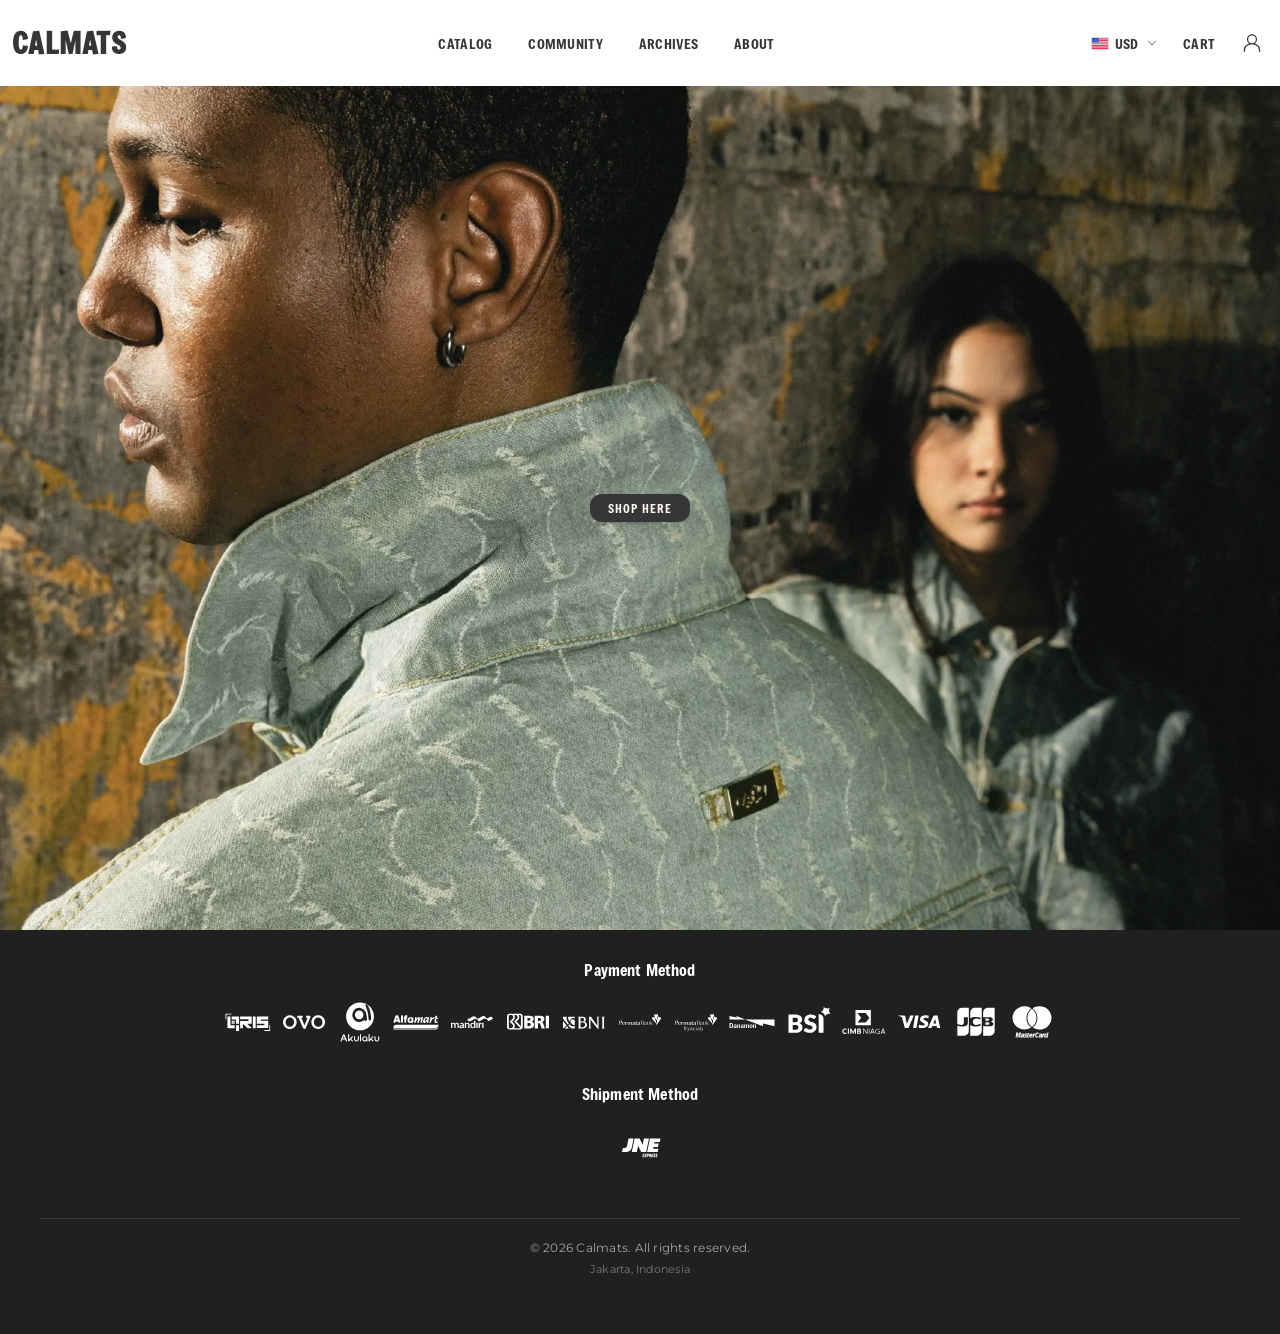
<file: index.html>
<!DOCTYPE html>
<html lang="id">
<head>
  <meta charset="utf-8">
  <meta name="viewport" content="width=device-width, initial-scale=1">
  <title>CALMATS</title>
  <meta name="description" content="Calmats — denim dan workwear kontemporer. Dibuat untuk dipakai setiap hari.">
  <meta name="theme-color" content="#ffffff">
  <link rel="icon" href="assets/favicon.svg" type="image/svg+xml">
  <link rel="preload" href="assets/fonts/freeman-latin-400.woff2" as="font" type="font/woff2" crossorigin>
  <link rel="preload" href="assets/fonts/montserrat-latin-wght.woff2" as="font" type="font/woff2" crossorigin>
  <link rel="stylesheet" href="css/style.css">
</head>
<body>
  <a class="skip-link" href="#main">Lewati ke konten</a>

  <div class="app">
    <header class="site-header" data-header>
      <div class="header-inner">
        <button class="icon-btn menu-toggle" type="button" aria-label="Buka menu" aria-controls="mobileNav" aria-expanded="false" data-open-nav>
          <svg viewBox="0 0 24 24" width="24" height="24" aria-hidden="true" fill="none" stroke="currentColor" stroke-width="1.8" stroke-linecap="round">
            <path d="M3.5 6.5h17M3.5 12h17M3.5 17.5h17"/>
          </svg>
        </button>

        <a class="logo" href="./" aria-label="Calmats — beranda">CALMATS</a>

        <nav class="main-nav" aria-label="Navigasi utama">
          <a class="nav-link" href="products.html">Catalog</a>
          <a class="nav-link" href="community.html">Community</a>
          <a class="nav-link" href="#archives" data-demo-link="Archives">Archives</a>
          <a class="nav-link" href="#about" data-demo-link="About">About</a>
        </nav>

        <div class="header-actions">
          <div class="currency" data-currency>
            <button class="currency-toggle" type="button" aria-haspopup="listbox" aria-expanded="false" data-currency-toggle>
              <img src="assets/flags/us.svg" alt="" width="18" height="13" data-currency-flag>
              <span data-currency-code>USD</span>
              <svg viewBox="0 0 24 24" width="14" height="14" aria-hidden="true" fill="none" stroke="currentColor" stroke-width="1.8" stroke-linecap="round" stroke-linejoin="round">
                <path d="m6 9 6 6 6-6"/>
              </svg>
            </button>
            <ul class="currency-menu" role="listbox" aria-label="Mata uang" hidden data-currency-menu>
              <li>
                <button type="button" role="option" aria-selected="true" data-currency-option data-code="USD" data-flag="assets/flags/us.svg" data-country="United States">
                  <img src="assets/flags/us.svg" alt="" width="18" height="13">
                  <span class="currency-menu__text"><strong>USD</strong><small>United States · $</small></span>
                </button>
              </li>
              <li>
                <button type="button" role="option" aria-selected="false" data-currency-option data-code="IDR" data-flag="assets/flags/id.svg" data-country="Indonesia">
                  <img src="assets/flags/id.svg" alt="" width="18" height="13">
                  <span class="currency-menu__text"><strong>IDR</strong><small>Indonesia · Rp</small></span>
                </button>
              </li>
            </ul>
          </div>

          <button class="cart-btn" type="button" aria-controls="cartDrawer" aria-expanded="false" data-open-cart>
            <svg class="cart-btn__icon" viewBox="0 0 24 24" width="20" height="20" aria-hidden="true" fill="none" stroke="currentColor" stroke-width="1.6" stroke-linecap="round" stroke-linejoin="round">
              <path d="M5.5 8h13l-1 12.5h-11L5.5 8Z"/>
              <path d="M9 8V6.2A3 3 0 0 1 12 3.2a3 3 0 0 1 3 3V8"/>
            </svg>
            <span class="cart-btn__label">Cart</span>
            <span class="cart-count" data-cart-count hidden>0</span>
          </button>

          <a class="icon-btn" href="#account" aria-label="Akun" data-demo-link="Account">
            <svg viewBox="0 0 24 24" width="22" height="22" aria-hidden="true" fill="currentColor">
              <path fill-rule="evenodd" clip-rule="evenodd" d="M8.966 12.638C4.768 13.934 3 16.561 3 21.182c0 .182.072.356.2.485a.7.7 0 0 0 .97 0c.128-.129.2-.303.2-.485 0-4.92 2.709-7.628 7.63-7.628s7.629 2.708 7.629 7.628c0 .182.072.356.2.485a.7.7 0 0 0 .971 0c.129-.129.2-.303.2-.485 0-4.621-1.768-7.248-5.966-8.544a5.485 5.485 0 0 0 2.452-4.57c0-3.028-2.458-5.486-5.486-5.486s-5.486 2.458-5.486 5.486a5.485 5.485 0 0 0 2.452 4.57Zm3.034-8.684a4.114 4.114 0 1 1 0 8.228 4.114 4.114 0 0 1 0-8.228Z"/>
            </svg>
          </a>
        </div>
      </div>
    </header>

    <main id="main" class="site-main">
      <section class="hero" id="hero" aria-label="Kampanye terbaru">
        <picture>
          <img src="assets/hero-desktop.webp"
               alt="Dua model memakai jaket denim washed di depan dinding bercat"
               width="1746" height="1167" fetchpriority="high" decoding="async">
        </picture>
        <div class="hero__content">
          <a class="btn" href="#catalog" data-demo-link="Shop">Shop Here</a>
        </div>
      </section>
    </main>

    <footer class="site-footer" id="footer">
      <div class="footer-groups">
        <details class="footer-group" open>
          <summary class="footer-title">
            Payment Method
            <svg class="footer-chev" viewBox="0 0 24 24" width="24" height="24" aria-hidden="true" fill="currentColor">
              <path d="M17 9.17a1 1 0 0 0-1.41 0L12 12.71 8.46 9.17a1 1 0 0 0-1.41 0 1 1 0 0 0 0 1.42l4.24 4.24a1 1 0 0 0 1.42 0L17 10.59a1 1 0 0 0 0-1.42Z"/>
            </svg>
          </summary>
          <div class="footer-body">
            <ul class="payments" aria-label="Metode pembayaran">
              <li><span class="pay-icon pay-qris" role="img" aria-label="QRIS"></span></li>
              <li><span class="pay-icon pay-ovo" role="img" aria-label="OVO"></span></li>
              <li><img class="pay-logo" src="assets/payments/akulaku.svg" alt="Akulaku" width="48" height="48" loading="lazy"></li>
              <li><span class="pay-icon pay-alfamart" role="img" aria-label="Alfamart"></span></li>
              <li><span class="pay-icon pay-mandiri" role="img" aria-label="Mandiri"></span></li>
              <li><span class="pay-icon pay-bri" role="img" aria-label="BRI"></span></li>
              <li><span class="pay-icon pay-bni" role="img" aria-label="BNI"></span></li>
              <li><span class="pay-icon pay-permata" role="img" aria-label="Permata"></span></li>
              <li><span class="pay-icon pay-permata-syariah" role="img" aria-label="Permata Syariah"></span></li>
              <li><span class="pay-icon pay-danamon" role="img" aria-label="Danamon"></span></li>
              <li><span class="pay-icon pay-bsi" role="img" aria-label="BSI"></span></li>
              <li><span class="pay-icon pay-cimb" role="img" aria-label="CIMB Niaga"></span></li>
              <li><span class="pay-icon pay-visa" role="img" aria-label="Visa"></span></li>
              <li><span class="pay-icon pay-jcb" role="img" aria-label="JCB"></span></li>
              <li><span class="pay-icon pay-master" role="img" aria-label="Mastercard"></span></li>
            </ul>
          </div>
        </details>

        <details class="footer-group" open>
          <summary class="footer-title">
            Shipment Method
            <svg class="footer-chev" viewBox="0 0 24 24" width="24" height="24" aria-hidden="true" fill="currentColor">
              <path d="M17 9.17a1 1 0 0 0-1.41 0L12 12.71 8.46 9.17a1 1 0 0 0-1.41 0 1 1 0 0 0 0 1.42l4.24 4.24a1 1 0 0 0 1.42 0L17 10.59a1 1 0 0 0 0-1.42Z"/>
            </svg>
          </summary>
          <div class="footer-body">
            <ul class="payments" aria-label="Metode pengiriman">
              <li><span class="pay-icon pay-jne" role="img" aria-label="JNE"></span></li>
            </ul>
          </div>
        </details>
      </div>

      <div class="footer-bottom">
        <p>&copy; <span data-year>2026</span> Calmats. All rights reserved.</p>
        <p class="footer-bottom__meta">Jakarta, Indonesia</p>
      </div>
    </footer>
  </div>

  <!-- Mobile navigation -->
  <div class="overlay" data-close-nav hidden></div>
  <aside class="mobile-nav" id="mobileNav" aria-label="Menu seluler" aria-hidden="true">
    <div class="mobile-nav__head">
      <span class="logo logo--small">CALMATS</span>
      <button class="icon-btn" type="button" aria-label="Tutup menu" data-close-nav>
        <svg viewBox="0 0 24 24" width="22" height="22" aria-hidden="true" fill="none" stroke="currentColor" stroke-width="1.8" stroke-linecap="round">
          <path d="M6 6l12 12M18 6 6 18"/>
        </svg>
      </button>
    </div>
    <nav class="mobile-nav__links" aria-label="Navigasi seluler">
      <a href="products.html">Catalog</a>
      <a href="community.html">Community</a>
      <a href="#archives" data-demo-link="Archives">Archives</a>
      <a href="#about" data-demo-link="About">About</a>
    </nav>
    <div class="mobile-nav__foot">
      <p class="mobile-nav__label">Mata uang</p>
      <div class="mobile-currency">
        <button type="button" class="currency-option" data-currency-option data-code="USD" data-flag="assets/flags/us.svg" data-country="United States" aria-pressed="true">
          <img src="assets/flags/us.svg" alt="" width="18" height="13"> USD
        </button>
        <button type="button" class="currency-option" data-currency-option data-code="IDR" data-flag="assets/flags/id.svg" data-country="Indonesia" aria-pressed="false">
          <img src="assets/flags/id.svg" alt="" width="18" height="13"> IDR
        </button>
      </div>
    </div>
  </aside>

  <!-- Cart drawer -->
  <div class="overlay" data-close-cart hidden></div>
  <aside class="cart-drawer" id="cartDrawer" aria-labelledby="cartTitle" aria-hidden="true">
    <div class="cart-drawer__head">
      <h2 id="cartTitle">Cart <span data-cart-count-label>(0)</span></h2>
      <button class="icon-btn" type="button" aria-label="Tutup keranjang" data-close-cart>
        <svg viewBox="0 0 24 24" width="22" height="22" aria-hidden="true" fill="none" stroke="currentColor" stroke-width="1.8" stroke-linecap="round">
          <path d="M6 6l12 12M18 6 6 18"/>
        </svg>
      </button>
    </div>
    <div class="cart-drawer__body">
      <svg class="cart-empty__icon" viewBox="0 0 24 24" width="44" height="44" aria-hidden="true" fill="none" stroke="currentColor" stroke-width="1.2" stroke-linecap="round" stroke-linejoin="round">
        <path d="M5.5 8h13l-1 12.5h-11L5.5 8Z"/>
        <path d="M9 8V6.2A3 3 0 0 1 12 3.2a3 3 0 0 1 3 3V8"/>
      </svg>
      <p class="cart-empty__title">Your cart is empty</p>
      <p class="cart-empty__text">Belum ada produk di keranjangmu.</p>
      <a class="btn" href="#hero" data-close-cart>Shop Here</a>
    </div>
  </aside>

  <div class="toast" role="status" aria-live="polite" data-toast></div>

  <script src="js/main.js" defer></script>
</body>
</html>
</file>
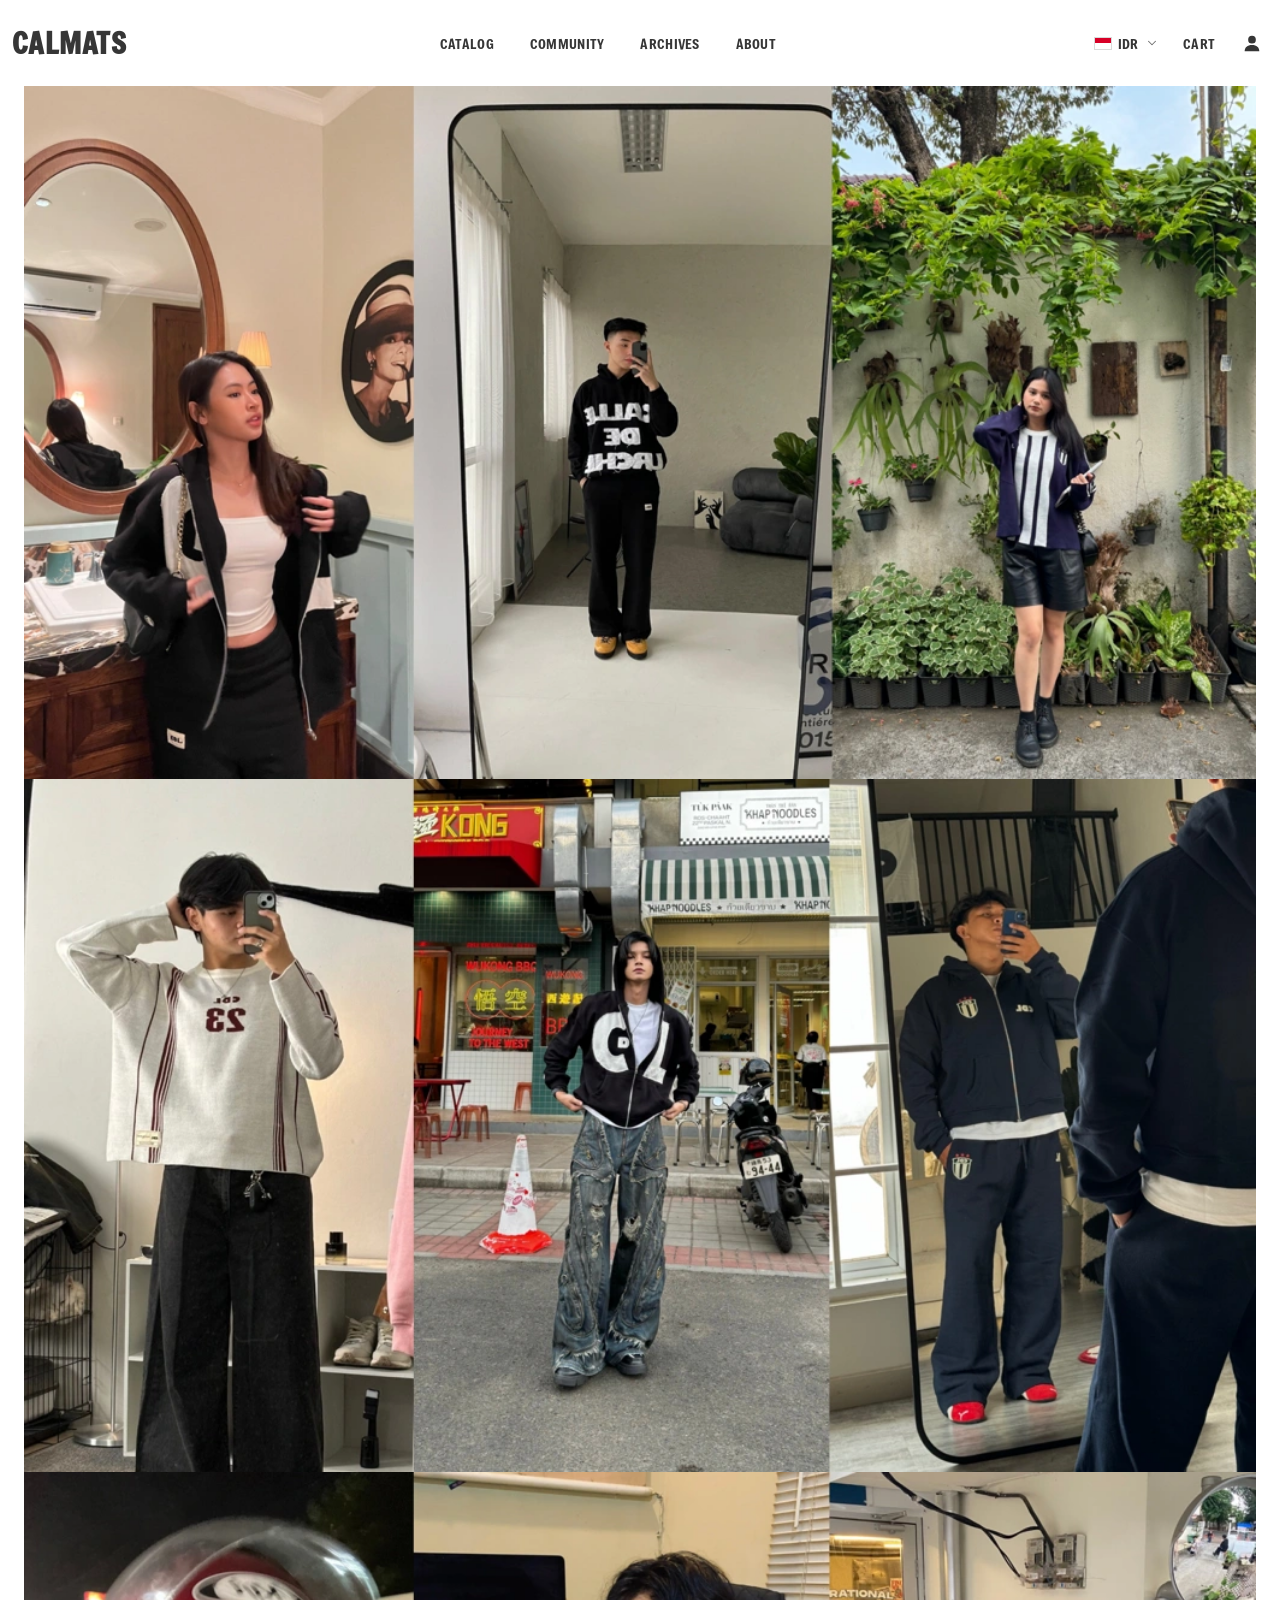
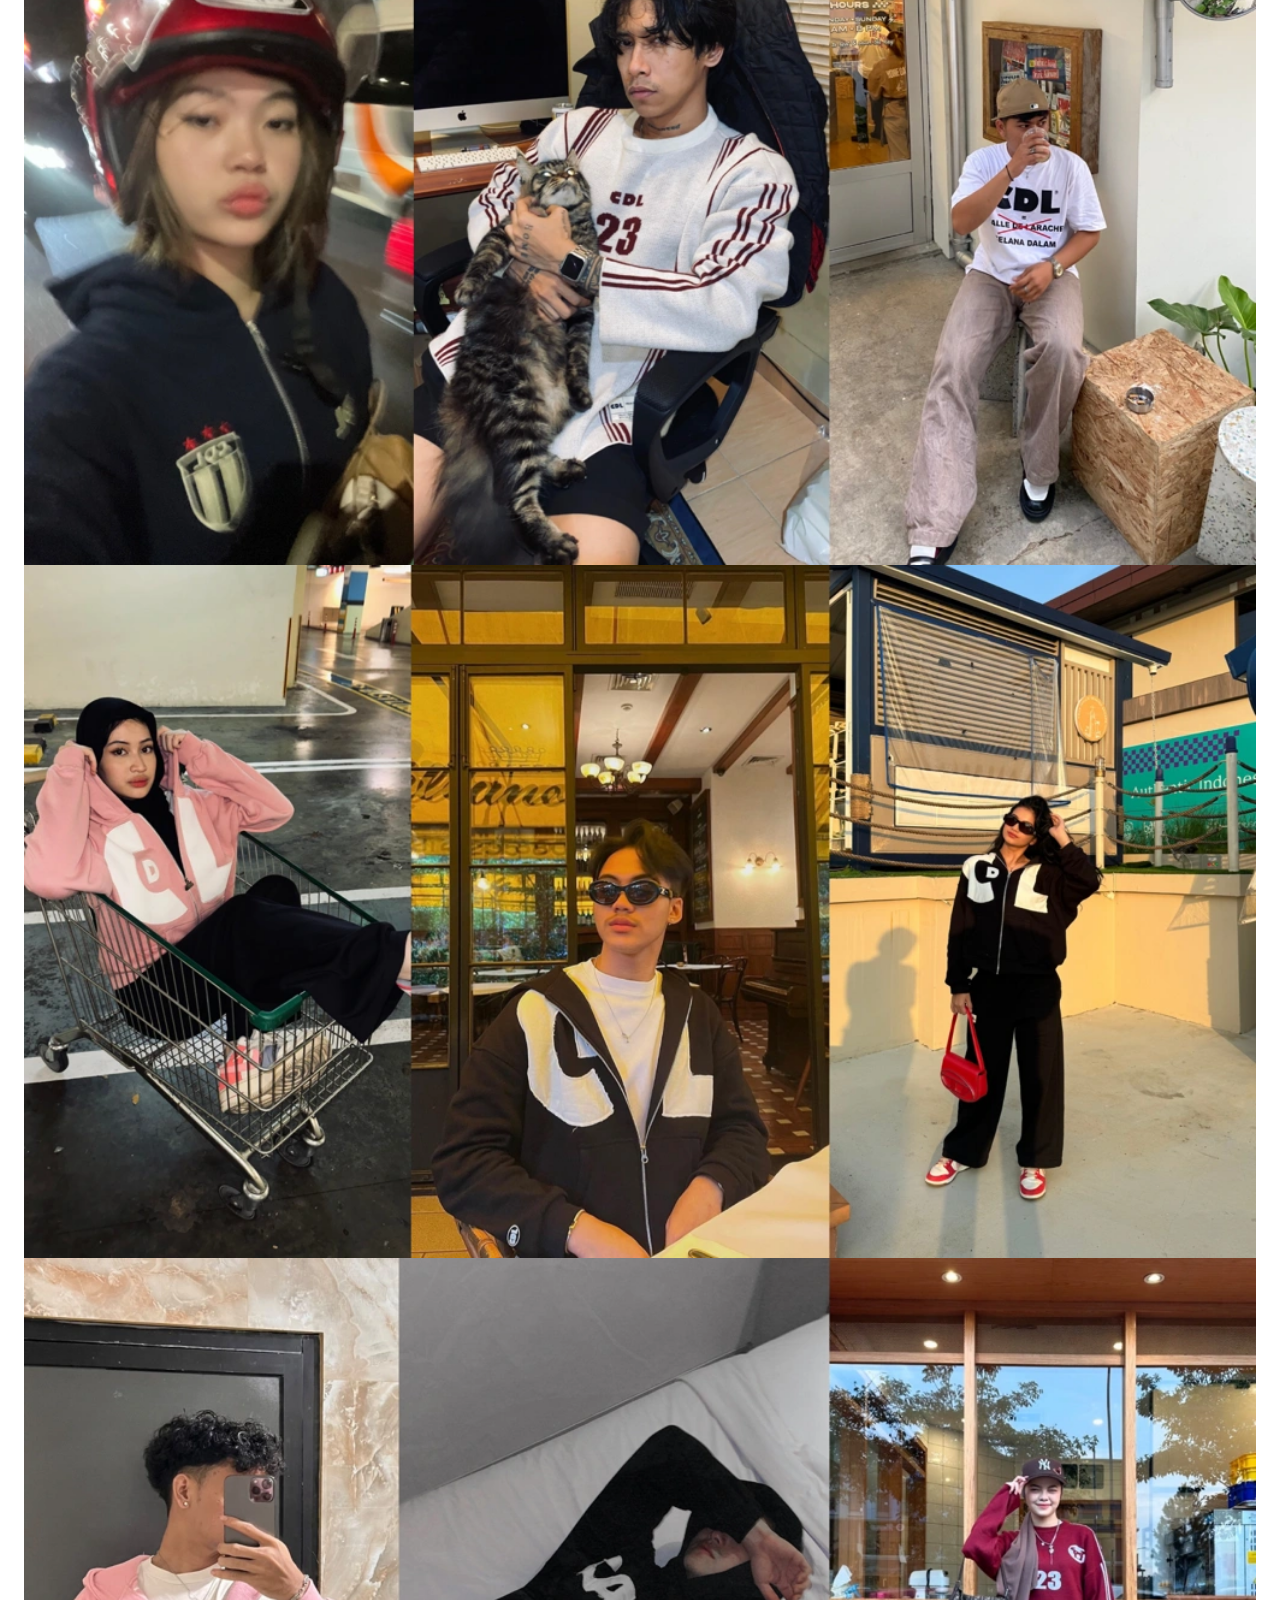
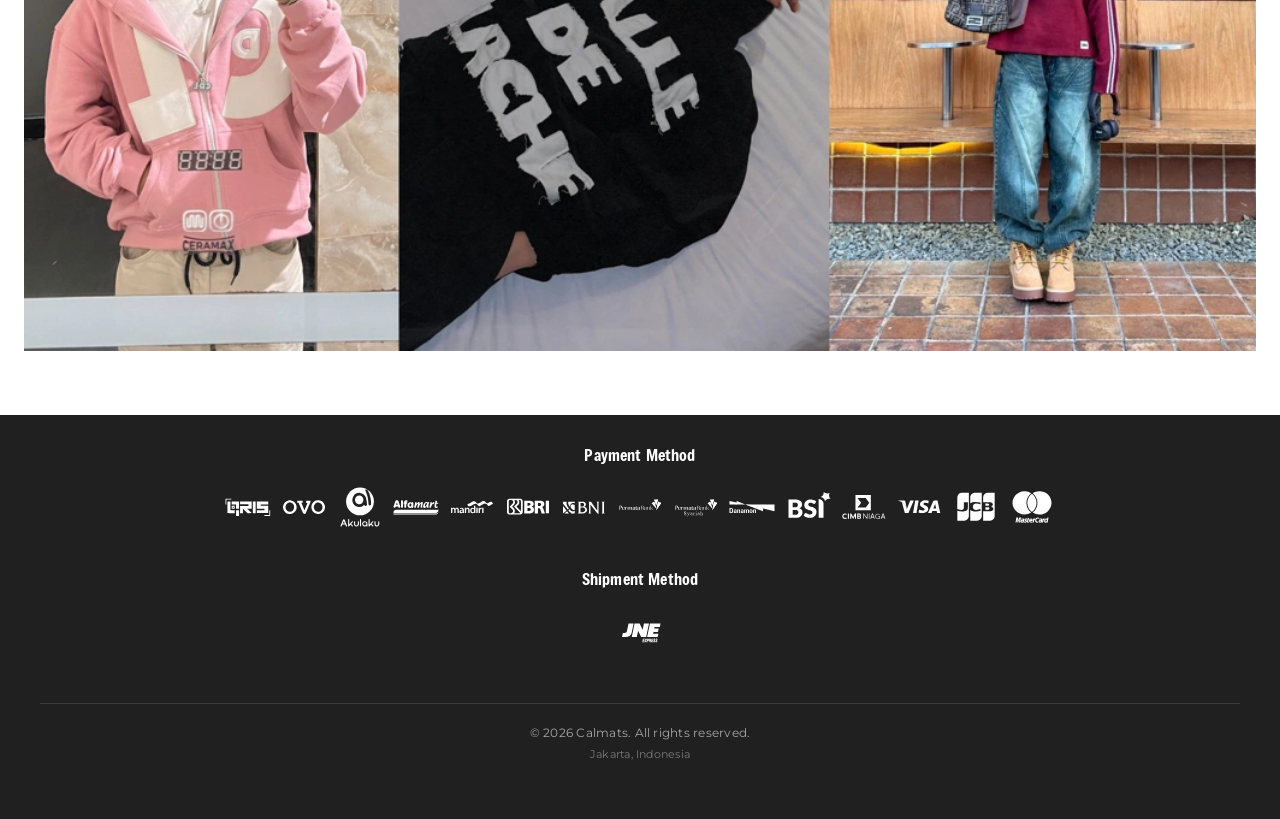
<file: community.html>
<!DOCTYPE html>
<html lang="id">
<head>
  <meta charset="utf-8">
  <meta name="viewport" content="width=device-width, initial-scale=1">
  <title>Community — CALMATS</title>
  <meta name="description" content="Lihat Calmats dipakai oleh komunitas kami.">
  <meta name="theme-color" content="#ffffff">
  <link rel="icon" href="assets/favicon.svg" type="image/svg+xml">
  <link rel="preload" href="assets/fonts/freeman-latin-400.woff2" as="font" type="font/woff2" crossorigin>
  <link rel="preload" href="assets/fonts/montserrat-latin-wght.woff2" as="font" type="font/woff2" crossorigin>
  <link rel="stylesheet" href="css/style.css">
  <link rel="stylesheet" href="css/community.css">
</head>
<body>
  <a class="skip-link" href="#main">Lewati ke konten</a>
  <div class="app">
    <header class="site-header">
      <div class="header-inner">
        <button class="icon-btn menu-toggle" type="button" aria-label="Buka menu" aria-controls="mobileNav" aria-expanded="false" data-open-nav>
          <svg viewBox="0 0 24 24" width="24" height="24" aria-hidden="true" fill="none" stroke="currentColor" stroke-width="1.8" stroke-linecap="round"><path d="M3.5 6.5h17M3.5 12h17M3.5 17.5h17"/></svg>
        </button>
        <a class="logo" href="./" aria-label="Calmats — beranda">CALMATS</a>
        <nav class="main-nav" aria-label="Navigasi utama">
          <a class="nav-link" href="products.html">Catalog</a>
          <a class="nav-link" href="community.html" aria-current="page">Community</a>
          <a class="nav-link" href="#archives" data-demo-link="Archives">Archives</a>
          <a class="nav-link" href="#about" data-demo-link="About">About</a>
        </nav>
        <div class="header-actions">
          <div class="currency" data-currency>
            <button class="currency-toggle" type="button" aria-haspopup="listbox" aria-expanded="false" data-currency-toggle>
              <img src="assets/flags/id.svg" alt="" width="18" height="13" data-currency-flag><span data-currency-code>IDR</span>
              <svg viewBox="0 0 24 24" width="14" height="14" aria-hidden="true" fill="none" stroke="currentColor" stroke-width="1.8" stroke-linecap="round" stroke-linejoin="round"><path d="m6 9 6 6 6-6"/></svg>
            </button>
            <ul class="currency-menu" role="listbox" aria-label="Mata uang" hidden data-currency-menu>
              <li><button type="button" role="option" aria-selected="false" data-currency-option data-code="USD" data-flag="assets/flags/us.svg" data-country="United States"><img src="assets/flags/us.svg" alt="" width="18" height="13"><span class="currency-menu__text"><strong>USD</strong><small>United States · $</small></span></button></li>
              <li><button type="button" role="option" aria-selected="true" data-currency-option data-code="IDR" data-flag="assets/flags/id.svg" data-country="Indonesia"><img src="assets/flags/id.svg" alt="" width="18" height="13"><span class="currency-menu__text"><strong>IDR</strong><small>Indonesia · Rp</small></span></button></li>
            </ul>
          </div>
          <button class="cart-btn" type="button" aria-controls="cartDrawer" aria-expanded="false" data-open-cart><svg class="cart-btn__icon" viewBox="0 0 24 24" width="20" height="20" aria-hidden="true" fill="none" stroke="currentColor" stroke-width="1.6" stroke-linecap="round" stroke-linejoin="round"><path d="M5.5 8h13l-1 12.5h-11L5.5 8Z"/><path d="M9 8V6.2A3 3 0 0 1 12 3.2a3 3 0 0 1 3 3V8"/></svg><span class="cart-btn__label">Cart</span></button>
          <a class="icon-btn" href="#account" aria-label="Akun" data-demo-link="Account"><svg viewBox="0 0 24 24" width="22" height="22" aria-hidden="true" fill="currentColor"><path d="M12 12.6a4.2 4.2 0 1 0 0-8.4 4.2 4.2 0 0 0 0 8.4Zm0 1.5c-5 0-8 2.6-8 7h16c0-4.4-3-7-8-7Z"/></svg></a>
        </div>
      </div>
    </header>

    <main id="main" class="community-page" aria-label="Community gallery">
      <div class="community-gallery">
        <img src="assets/community/community-01.webp" alt="Anggota komunitas mengenakan Calmats di rumah dan di luar ruangan" width="1024" height="576" fetchpriority="high">
        <img src="assets/community/community-02.webp" alt="Momen komunitas Calmats dalam berbagai gaya sehari-hari" width="1024" height="576" loading="lazy">
        <img src="assets/community/community-03.webp" alt="Anggota komunitas memakai koleksi Calmats" width="1024" height="576" loading="lazy">
        <img src="assets/community/community-04.webp" alt="Gaya pelanggan Calmats di keseharian mereka" width="1024" height="576" loading="lazy">
        <img src="assets/community/community-05.webp" alt="Dokumentasi komunitas dan pelanggan Calmats" width="1024" height="576" loading="lazy">
      </div>
    </main>

    <footer class="site-footer" id="footer">
      <div class="footer-groups">
        <details class="footer-group" open>
          <summary class="footer-title">Payment Method<svg class="footer-chev" viewBox="0 0 24 24" width="24" height="24" aria-hidden="true" fill="currentColor"><path d="M17 9.17a1 1 0 0 0-1.41 0L12 12.71 8.46 9.17a1 1 0 0 0-1.41 0 1 1 0 0 0 0 1.42l4.24 4.24a1 1 0 0 0 1.42 0L17 10.59a1 1 0 0 0 0-1.42Z"/></svg></summary>
          <div class="footer-body"><ul class="payments" aria-label="Metode pembayaran"><li><span class="pay-icon pay-qris" role="img" aria-label="QRIS"></span></li><li><span class="pay-icon pay-ovo" role="img" aria-label="OVO"></span></li><li><img class="pay-logo" src="assets/payments/akulaku.svg" alt="Akulaku" width="48" height="48" loading="lazy"></li><li><span class="pay-icon pay-alfamart" role="img" aria-label="Alfamart"></span></li><li><span class="pay-icon pay-mandiri" role="img" aria-label="Mandiri"></span></li><li><span class="pay-icon pay-bri" role="img" aria-label="BRI"></span></li><li><span class="pay-icon pay-bni" role="img" aria-label="BNI"></span></li><li><span class="pay-icon pay-permata" role="img" aria-label="Permata"></span></li><li><span class="pay-icon pay-permata-syariah" role="img" aria-label="Permata Syariah"></span></li><li><span class="pay-icon pay-danamon" role="img" aria-label="Danamon"></span></li><li><span class="pay-icon pay-bsi" role="img" aria-label="BSI"></span></li><li><span class="pay-icon pay-cimb" role="img" aria-label="CIMB Niaga"></span></li><li><span class="pay-icon pay-visa" role="img" aria-label="Visa"></span></li><li><span class="pay-icon pay-jcb" role="img" aria-label="JCB"></span></li><li><span class="pay-icon pay-master" role="img" aria-label="Mastercard"></span></li></ul></div>
        </details>
        <details class="footer-group" open>
          <summary class="footer-title">Shipment Method<svg class="footer-chev" viewBox="0 0 24 24" width="24" height="24" aria-hidden="true" fill="currentColor"><path d="M17 9.17a1 1 0 0 0-1.41 0L12 12.71a1 1 0 0 0 1.42 0L17 10.59a1 1 0 0 0 0-1.42Z"/></svg></summary>
          <div class="footer-body"><ul class="payments" aria-label="Metode pengiriman"><li><span class="pay-icon pay-jne" role="img" aria-label="JNE"></span></li></ul></div>
        </details>
      </div>
      <div class="footer-bottom"><p>&copy; <span data-year>2026</span> Calmats. All rights reserved.</p><p class="footer-bottom__meta">Jakarta, Indonesia</p></div>
    </footer>
  </div>

  <div class="overlay" data-close-nav hidden></div>
  <aside class="mobile-nav" id="mobileNav" aria-label="Menu seluler" aria-hidden="true">
    <div class="mobile-nav__head"><span class="logo logo--small">CALMATS</span><button class="icon-btn" type="button" aria-label="Tutup menu" data-close-nav><svg viewBox="0 0 24 24" width="22" height="22" aria-hidden="true" fill="none" stroke="currentColor" stroke-width="1.8" stroke-linecap="round"><path d="M6 6l12 12M18 6 6 18"/></svg></button></div>
    <nav class="mobile-nav__links" aria-label="Navigasi seluler"><a href="products.html">Catalog</a><a href="community.html" aria-current="page">Community</a><a href="#archives" data-demo-link="Archives">Archives</a><a href="#about" data-demo-link="About">About</a></nav>
    <div class="mobile-nav__foot"><p class="mobile-nav__label">Mata uang</p><div class="mobile-currency"><button type="button" class="currency-option" data-currency-option data-code="USD" data-flag="assets/flags/us.svg" data-country="United States" aria-pressed="false"><img src="assets/flags/us.svg" alt="" width="18" height="13"> USD</button><button type="button" class="currency-option" data-currency-option data-code="IDR" data-flag="assets/flags/id.svg" data-country="Indonesia" aria-pressed="true"><img src="assets/flags/id.svg" alt="" width="18" height="13"> IDR</button></div></div>
  </aside>
  <div class="overlay" data-close-cart hidden></div>
  <aside class="cart-drawer" id="cartDrawer" aria-labelledby="cartTitle" aria-hidden="true"><div class="cart-drawer__head"><h2 id="cartTitle">Cart <span data-cart-count-label>(0)</span></h2><button class="icon-btn" type="button" aria-label="Tutup keranjang" data-close-cart><svg viewBox="0 0 24 24" width="22" height="22" aria-hidden="true" fill="none" stroke="currentColor" stroke-width="1.8" stroke-linecap="round"><path d="M6 6l12 12M18 6 6 18"/></svg></button></div><div class="cart-drawer__body"><p class="cart-empty__title">Your cart is empty</p><p class="cart-empty__text">Belum ada produk di keranjangmu.</p><a class="btn" href="#main" data-close-cart>Shop Here</a></div></aside>
  <div class="toast" role="status" aria-live="polite" data-toast></div>
  <script src="js/main.js" defer></script>
</body>
</html>
</file>
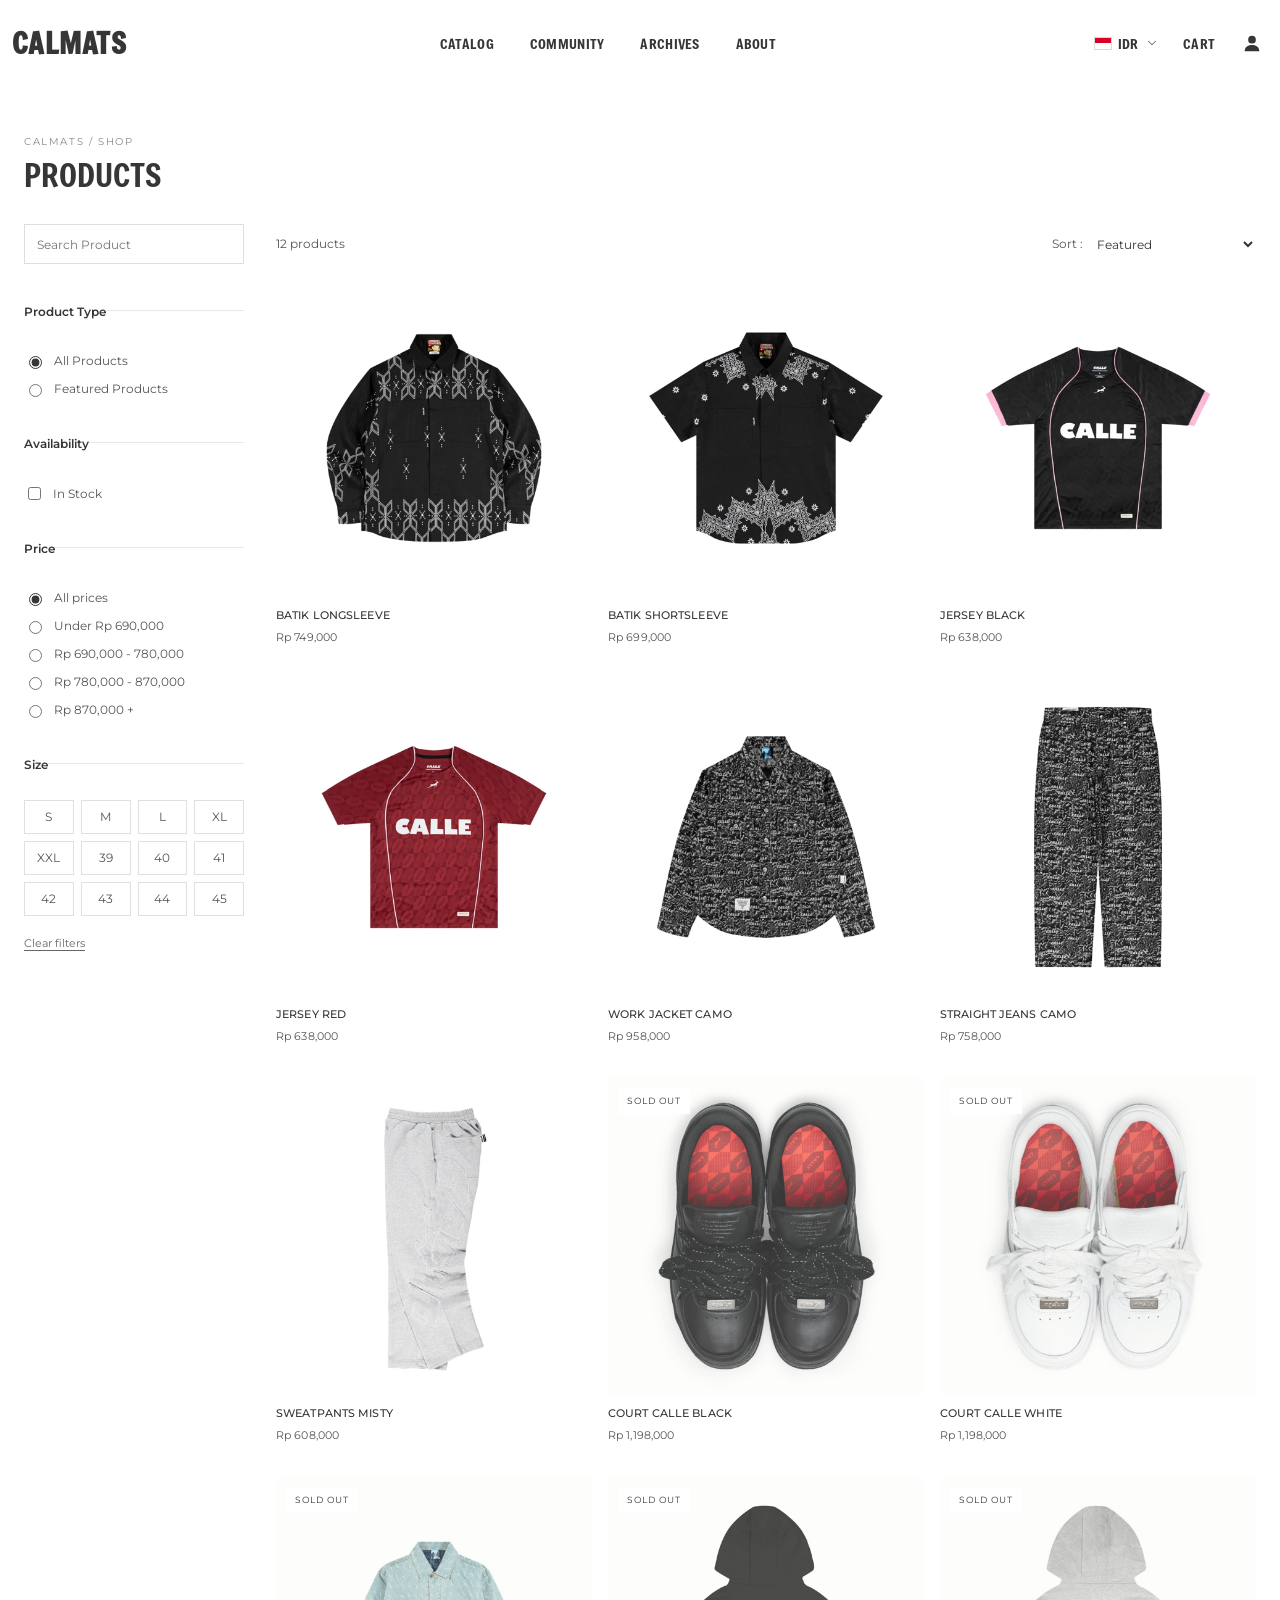
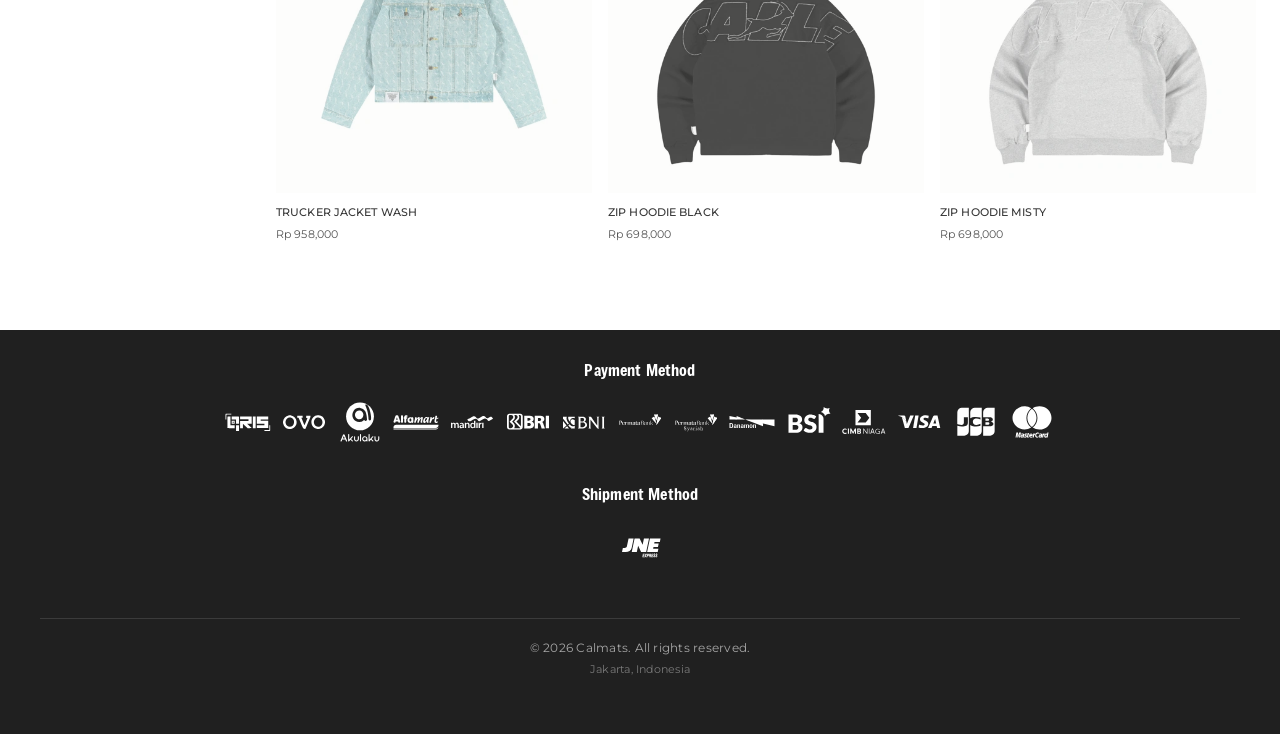
<file: products.html>
<!DOCTYPE html>
<html lang="id">
<head>
  <meta charset="utf-8">
  <meta name="viewport" content="width=device-width, initial-scale=1">
  <title>Products — CALMATS</title>
  <meta name="description" content="Jelajahi koleksi Calmats: denim dan workwear kontemporer.">
  <meta name="theme-color" content="#ffffff">
  <link rel="icon" href="assets/favicon.svg" type="image/svg+xml">
  <link rel="preload" href="assets/fonts/freeman-latin-400.woff2" as="font" type="font/woff2" crossorigin>
  <link rel="preload" href="assets/fonts/montserrat-latin-wght.woff2" as="font" type="font/woff2" crossorigin>
  <link rel="stylesheet" href="css/style.css">
  <link rel="stylesheet" href="css/products.css">
</head>
<body>
  <a class="skip-link" href="#main">Lewati ke konten</a>
  <div class="app">
    <header class="site-header">
      <div class="header-inner">
        <button class="icon-btn menu-toggle" type="button" aria-label="Buka menu" aria-controls="mobileNav" aria-expanded="false" data-open-nav>
          <svg viewBox="0 0 24 24" width="24" height="24" aria-hidden="true" fill="none" stroke="currentColor" stroke-width="1.8" stroke-linecap="round"><path d="M3.5 6.5h17M3.5 12h17M3.5 17.5h17"/></svg>
        </button>
        <a class="logo" href="./" aria-label="Calmats — beranda">CALMATS</a>
        <nav class="main-nav" aria-label="Navigasi utama">
          <a class="nav-link" href="products.html" aria-current="page">Catalog</a>
          <a class="nav-link" href="community.html">Community</a>
          <a class="nav-link" href="#archives" data-demo-link="Archives">Archives</a>
          <a class="nav-link" href="#about" data-demo-link="About">About</a>
        </nav>
        <div class="header-actions">
          <div class="currency" data-currency>
            <button class="currency-toggle" type="button" aria-haspopup="listbox" aria-expanded="false" data-currency-toggle>
              <img src="assets/flags/id.svg" alt="" width="18" height="13" data-currency-flag><span data-currency-code>IDR</span>
              <svg viewBox="0 0 24 24" width="14" height="14" aria-hidden="true" fill="none" stroke="currentColor" stroke-width="1.8" stroke-linecap="round" stroke-linejoin="round"><path d="m6 9 6 6 6-6"/></svg>
            </button>
            <ul class="currency-menu" role="listbox" aria-label="Mata uang" hidden data-currency-menu>
              <li><button type="button" role="option" aria-selected="false" data-currency-option data-code="USD" data-flag="assets/flags/us.svg" data-country="United States"><img src="assets/flags/us.svg" alt="" width="18" height="13"><span class="currency-menu__text"><strong>USD</strong><small>United States · $</small></span></button></li>
              <li><button type="button" role="option" aria-selected="true" data-currency-option data-code="IDR" data-flag="assets/flags/id.svg" data-country="Indonesia"><img src="assets/flags/id.svg" alt="" width="18" height="13"><span class="currency-menu__text"><strong>IDR</strong><small>Indonesia · Rp</small></span></button></li>
            </ul>
          </div>
          <button class="cart-btn" type="button" aria-controls="cartDrawer" aria-expanded="false" data-open-cart><svg class="cart-btn__icon" viewBox="0 0 24 24" width="20" height="20" aria-hidden="true" fill="none" stroke="currentColor" stroke-width="1.6" stroke-linecap="round" stroke-linejoin="round"><path d="M5.5 8h13l-1 12.5h-11L5.5 8Z"/><path d="M9 8V6.2A3 3 0 0 1 12 3.2a3 3 0 0 1 3 3V8"/></svg><span class="cart-btn__label">Cart</span></button>
          <a class="icon-btn" href="#account" aria-label="Akun" data-demo-link="Account"><svg viewBox="0 0 24 24" width="22" height="22" aria-hidden="true" fill="currentColor"><path d="M12 12.6a4.2 4.2 0 1 0 0-8.4 4.2 4.2 0 0 0 0 8.4Zm0 1.5c-5 0-8 2.6-8 7h16c0-4.4-3-7-8-7Z"/></svg></a>
        </div>
      </div>
    </header>

    <main id="main" class="catalog-page">
      <div class="catalog-heading"><p class="catalog-eyebrow">CALMATS / SHOP</p><h1>Products</h1></div>
      <div class="catalog-layout">
        <aside class="catalog-filters" id="catalogFilters" aria-label="Filter produk">
          <label class="catalog-search"><span class="sr-only">Cari produk</span><input type="search" placeholder="Search Product" data-search></label>
          <fieldset><legend>Product Type</legend><label class="filter-choice"><input type="radio" name="product-type" value="all" checked data-type-filter> All Products</label><label class="filter-choice"><input type="radio" name="product-type" value="featured" data-type-filter> Featured Products</label></fieldset>
          <fieldset><legend>Availability</legend><label class="filter-choice"><input type="checkbox" value="in-stock" data-availability> In Stock</label></fieldset>
          <fieldset><legend>Price</legend><label class="filter-choice"><input type="radio" name="price-range" value="all" checked data-price-filter> All prices</label><label class="filter-choice"><input type="radio" name="price-range" value="under" data-price-filter> Under Rp 690,000</label><label class="filter-choice"><input type="radio" name="price-range" value="mid" data-price-filter> Rp 690,000 - 780,000</label><label class="filter-choice"><input type="radio" name="price-range" value="high" data-price-filter> Rp 780,000 - 870,000</label><label class="filter-choice"><input type="radio" name="price-range" value="top" data-price-filter> Rp 870,000 +</label></fieldset>
          <fieldset><legend>Size</legend><div class="size-filters"><label><input type="checkbox" value="S" data-size-filter><span>S</span></label><label><input type="checkbox" value="M" data-size-filter><span>M</span></label><label><input type="checkbox" value="L" data-size-filter><span>L</span></label><label><input type="checkbox" value="XL" data-size-filter><span>XL</span></label><label><input type="checkbox" value="XXL" data-size-filter><span>XXL</span></label><label><input type="checkbox" value="39" data-size-filter><span>39</span></label><label><input type="checkbox" value="40" data-size-filter><span>40</span></label><label><input type="checkbox" value="41" data-size-filter><span>41</span></label><label><input type="checkbox" value="42" data-size-filter><span>42</span></label><label><input type="checkbox" value="43" data-size-filter><span>43</span></label><label><input type="checkbox" value="44" data-size-filter><span>44</span></label><label><input type="checkbox" value="45" data-size-filter><span>45</span></label></div></fieldset>
          <button class="catalog-reset" type="button" data-reset-filters>Clear filters</button>
        </aside>
        <section class="catalog-results" aria-label="Daftar produk">
          <div class="catalog-toolbar"><button class="filter-toggle" type="button" aria-expanded="false" aria-controls="catalogFilters" data-filter-toggle>Filter & sort</button><p><span data-result-count>12</span> products</p><label class="sort-control">Sort : <select aria-label="Urutkan produk" data-sort><option value="featured">Featured</option><option value="recent">Recent</option><option value="oldest">Oldest</option><option value="popular">Most Popular</option><option value="price-asc">Lowest Price</option><option value="price-desc">Highest Price</option><option value="name-asc">Product Name (A-Z)</option><option value="name-desc">Product Name (Z-A)</option></select></label></div>
          <div class="product-grid" data-product-grid>
            <a class="product-card" href="#product-batik-longsleeve" data-product data-name="BATIK LONGSLEEVE" data-price="749000" data-sizes="S M L XL XXL" data-featured="true" data-order="1" data-available="true" data-demo-link="Batik Longsleeve"><span class="product-card__image"><img src="assets/products/batik-longsleeve.webp" alt="Batik Longsleeve" loading="lazy" width="512" height="512"></span><span class="product-card__details"><strong>BATIK LONGSLEEVE</strong><span>Rp 749,000</span></span></a>
            <a class="product-card" href="#product-batik-shortsleeve" data-product data-name="BATIK SHORTSLEEVE" data-price="699000" data-sizes="S M L XL XXL" data-featured="true" data-order="2" data-available="true" data-demo-link="Batik Shortsleeve"><span class="product-card__image"><img src="assets/products/batik-shortsleeve.webp" alt="Batik Shortsleeve" loading="lazy" width="512" height="512"></span><span class="product-card__details"><strong>BATIK SHORTSLEEVE</strong><span>Rp 699,000</span></span></a>
            <a class="product-card" href="#product-jersey-black" data-product data-name="JERSEY BLACK" data-price="638000" data-sizes="S M L XL XXL" data-featured="true" data-order="3" data-available="true" data-demo-link="Jersey Black"><span class="product-card__image"><img src="assets/products/jersey-black.webp" alt="Jersey Black" loading="lazy" width="512" height="512"></span><span class="product-card__details"><strong>JERSEY BLACK</strong><span>Rp 638,000</span></span></a>
            <a class="product-card" href="#product-jersey-red" data-product data-name="JERSEY RED" data-price="638000" data-sizes="S M L XL XXL" data-featured="true" data-order="4" data-available="true" data-demo-link="Jersey Red"><span class="product-card__image"><img src="assets/products/jersey-red.webp" alt="Jersey Red" loading="lazy" width="512" height="512"></span><span class="product-card__details"><strong>JERSEY RED</strong><span>Rp 638,000</span></span></a>
            <a class="product-card" href="#product-work-jacket-camo" data-product data-name="WORK JACKET CAMO" data-price="958000" data-sizes="S M L XL XXL" data-featured="true" data-order="5" data-available="true" data-demo-link="Work Jacket Camo"><span class="product-card__image"><img src="assets/products/work-jacket-camo.webp" alt="Work Jacket Camo" loading="lazy" width="512" height="512"></span><span class="product-card__details"><strong>WORK JACKET CAMO</strong><span>Rp 958,000</span></span></a>
            <a class="product-card" href="#product-straight-jeans-camo" data-product data-name="STRAIGHT JEANS CAMO" data-price="758000" data-sizes="S M L XL XXL" data-featured="true" data-order="6" data-available="true" data-demo-link="Straight Jeans Camo"><span class="product-card__image"><img src="assets/products/straight-jeans-camo.webp" alt="Straight Jeans Camo" loading="lazy" width="512" height="512"></span><span class="product-card__details"><strong>STRAIGHT JEANS CAMO</strong><span>Rp 758,000</span></span></a>
            <a class="product-card" href="#product-sweatpants-misty" data-product data-name="SWEATPANTS MISTY" data-price="608000" data-sizes="S M L XL XXL" data-featured="true" data-order="7" data-available="true" data-demo-link="Sweatpants Misty"><span class="product-card__image"><img src="assets/products/sweatpants-misty.webp" alt="Sweatpants Misty" loading="lazy" width="512" height="512"></span><span class="product-card__details"><strong>SWEATPANTS MISTY</strong><span>Rp 608,000</span></span></a>
            <a class="product-card is-sold-out" href="#product-court-calle-black" data-product data-name="COURT CALLE BLACK" data-price="1198000" data-sizes="39 40 41 42 43 44 45" data-featured="false" data-order="8" data-available="false" data-demo-link="Court Calle Black"><span class="product-card__image"><img src="assets/products/court-calle-black.webp" alt="Court Calle Black" loading="lazy" width="512" height="512"><span class="sold-out-badge">Sold Out</span></span><span class="product-card__details"><strong>COURT CALLE BLACK</strong><span>Rp 1,198,000</span></span></a>
            <a class="product-card is-sold-out" href="#product-court-calle-white" data-product data-name="COURT CALLE WHITE" data-price="1198000" data-sizes="39 40 41 42 43 44 45" data-featured="false" data-order="9" data-available="false" data-demo-link="Court Calle White"><span class="product-card__image"><img src="assets/products/court-calle-white.webp" alt="Court Calle White" loading="lazy" width="512" height="512"><span class="sold-out-badge">Sold Out</span></span><span class="product-card__details"><strong>COURT CALLE WHITE</strong><span>Rp 1,198,000</span></span></a>
            <a class="product-card is-sold-out" href="#product-trucker-jacket-wash" data-product data-name="TRUCKER JACKET WASH" data-price="958000" data-sizes="S M L XL XXL" data-featured="false" data-order="10" data-available="false" data-demo-link="Trucker Jacket Wash"><span class="product-card__image"><img src="assets/products/trucker-jacket-wash.webp" alt="Trucker Jacket Wash" loading="lazy" width="512" height="512"><span class="sold-out-badge">Sold Out</span></span><span class="product-card__details"><strong>TRUCKER JACKET WASH</strong><span>Rp 958,000</span></span></a>
            <a class="product-card is-sold-out" href="#product-zip-hoodie-black" data-product data-name="ZIP HOODIE BLACK" data-price="698000" data-sizes="S M L XL XXL" data-featured="false" data-order="11" data-available="false" data-demo-link="Zip Hoodie Black"><span class="product-card__image"><img src="assets/products/zip-hoodie-black.webp" alt="Zip Hoodie Black" loading="lazy" width="512" height="512"><span class="sold-out-badge">Sold Out</span></span><span class="product-card__details"><strong>ZIP HOODIE BLACK</strong><span>Rp 698,000</span></span></a>
            <a class="product-card is-sold-out" href="#product-zip-hoodie-misty" data-product data-name="ZIP HOODIE MISTY" data-price="698000" data-sizes="S M L XL XXL" data-featured="false" data-order="12" data-available="false" data-demo-link="Zip Hoodie Misty"><span class="product-card__image"><img src="assets/products/zip-hoodie-misty.webp" alt="Zip Hoodie Misty" loading="lazy" width="512" height="512"><span class="sold-out-badge">Sold Out</span></span><span class="product-card__details"><strong>ZIP HOODIE MISTY</strong><span>Rp 698,000</span></span></a>
          </div>
          <p class="catalog-empty" hidden data-empty>No products match these filters.</p>
        </section>
      </div>
    </main>

    <footer class="site-footer" id="footer"><div class="footer-groups">
      <details class="footer-group" open><summary class="footer-title">Payment Method<svg class="footer-chev" viewBox="0 0 24 24" width="24" height="24" aria-hidden="true" fill="currentColor"><path d="M17 9.17a1 1 0 0 0-1.41 0L12 12.71 8.46 9.17a1 1 0 0 0-1.41 0 1 1 0 0 0 0 1.42l4.24 4.24a1 1 0 0 0 1.42 0L17 10.59a1 1 0 0 0 0-1.42Z"/></svg></summary><div class="footer-body"><ul class="payments" aria-label="Metode pembayaran"><li><span class="pay-icon pay-qris" role="img" aria-label="QRIS"></span></li><li><span class="pay-icon pay-ovo" role="img" aria-label="OVO"></span></li><li><img class="pay-logo" src="assets/payments/akulaku.svg" alt="Akulaku" width="48" height="48" loading="lazy"></li><li><span class="pay-icon pay-alfamart" role="img" aria-label="Alfamart"></span></li><li><span class="pay-icon pay-mandiri" role="img" aria-label="Mandiri"></span></li><li><span class="pay-icon pay-bri" role="img" aria-label="BRI"></span></li><li><span class="pay-icon pay-bni" role="img" aria-label="BNI"></span></li><li><span class="pay-icon pay-permata" role="img" aria-label="Permata"></span></li><li><span class="pay-icon pay-permata-syariah" role="img" aria-label="Permata Syariah"></span></li><li><span class="pay-icon pay-danamon" role="img" aria-label="Danamon"></span></li><li><span class="pay-icon pay-bsi" role="img" aria-label="BSI"></span></li><li><span class="pay-icon pay-cimb" role="img" aria-label="CIMB Niaga"></span></li><li><span class="pay-icon pay-visa" role="img" aria-label="Visa"></span></li><li><span class="pay-icon pay-jcb" role="img" aria-label="JCB"></span></li><li><span class="pay-icon pay-master" role="img" aria-label="Mastercard"></span></li></ul></div></details>
      <details class="footer-group" open><summary class="footer-title">Shipment Method<svg class="footer-chev" viewBox="0 0 24 24" width="24" height="24" aria-hidden="true" fill="currentColor"><path d="M17 9.17a1 1 0 0 0-1.41 0L12 12.71a1 1 0 0 0 1.42 0L17 10.59a1 1 0 0 0 0-1.42Z"/></svg></summary><div class="footer-body"><ul class="payments" aria-label="Metode pengiriman"><li><span class="pay-icon pay-jne" role="img" aria-label="JNE"></span></li></ul></div></details>
    </div><div class="footer-bottom"><p>&copy; <span data-year>2026</span> Calmats. All rights reserved.</p><p class="footer-bottom__meta">Jakarta, Indonesia</p></div></footer>
  </div>

  <div class="overlay" data-close-nav hidden></div>
  <aside class="mobile-nav" id="mobileNav" aria-label="Menu seluler" aria-hidden="true"><div class="mobile-nav__head"><span class="logo logo--small">CALMATS</span><button class="icon-btn" type="button" aria-label="Tutup menu" data-close-nav><svg viewBox="0 0 24 24" width="22" height="22" aria-hidden="true" fill="none" stroke="currentColor" stroke-width="1.8" stroke-linecap="round"><path d="M6 6l12 12M18 6 6 18"/></svg></button></div><nav class="mobile-nav__links" aria-label="Navigasi seluler"><a href="products.html" aria-current="page">Catalog</a><a href="community.html">Community</a><a href="#archives" data-demo-link="Archives">Archives</a><a href="#about" data-demo-link="About">About</a></nav><div class="mobile-nav__foot"><p class="mobile-nav__label">Mata uang</p><div class="mobile-currency"><button type="button" class="currency-option" data-currency-option data-code="USD" data-flag="assets/flags/us.svg" data-country="United States" aria-pressed="false"><img src="assets/flags/us.svg" alt="" width="18" height="13"> USD</button><button type="button" class="currency-option" data-currency-option data-code="IDR" data-flag="assets/flags/id.svg" data-country="Indonesia" aria-pressed="true"><img src="assets/flags/id.svg" alt="" width="18" height="13"> IDR</button></div></div></aside>
  <div class="overlay" data-close-cart hidden></div>
  <aside class="cart-drawer" id="cartDrawer" aria-labelledby="cartTitle" aria-hidden="true"><div class="cart-drawer__head"><h2 id="cartTitle">Cart <span data-cart-count-label>(0)</span></h2><button class="icon-btn" type="button" aria-label="Tutup keranjang" data-close-cart><svg viewBox="0 0 24 24" width="22" height="22" aria-hidden="true" fill="none" stroke="currentColor" stroke-width="1.8" stroke-linecap="round"><path d="M6 6l12 12M18 6 6 18"/></svg></button></div><div class="cart-drawer__body"><p class="cart-empty__title">Your cart is empty</p><p class="cart-empty__text">Belum ada produk di keranjangmu.</p><a class="btn" href="#main" data-close-cart>Shop Here</a></div></aside>
  <div class="toast" role="status" aria-live="polite" data-toast></div>
  <script src="js/main.js" defer></script>
  <script src="js/products.js" defer></script>
</body>
</html>
</file>
<file: css/style.css>
/* ==========================================================================
   CALMATS — static storefront clone
   Struktur & proporsi mengikuti halaman asal: header 86px, hero full-screen,
   footer gelap dengan daftar metode pembayaran dan pengiriman.
   ========================================================================== */

@font-face {
  font-family: 'Freeman';
  src: url('../assets/fonts/freeman-latin-400.woff2') format('woff2');
  font-weight: 400;
  font-style: normal;
  font-display: swap;
}

@font-face {
  font-family: 'Montserrat';
  src: url('../assets/fonts/montserrat-latin-wght.woff2') format('woff2');
  font-weight: 300 700;
  font-style: normal;
  font-display: swap;
}

:root {
  --ink: #363636;
  --ink-rgb: 54 54 54;
  --paper: #ffffff;
  --button-text: #fffbf4;
  --footer-bg: #202020;
  --radius: 12px;
  --header-h: 86px;
  --font-body: 'Freeman', ui-sans-serif, system-ui, sans-serif;
  --font-title: 'Montserrat', ui-sans-serif, system-ui, sans-serif;
  --ease: cubic-bezier(0.4, 0, 0.2, 1);
}

*,
*::before,
*::after {
  box-sizing: border-box;
}

html {
  -webkit-text-size-adjust: 100%;
}

body {
  margin: 0;
  background: var(--paper);
  color: var(--ink);
  font-family: var(--font-body);
  font-size: 14px;
  line-height: 1.5;
  min-height: 100svh;
}

body.is-locked {
  overflow: hidden;
}

img {
  max-width: 100%;
  height: auto;
  display: block;
}

a {
  color: inherit;
  text-decoration: none;
}

button {
  font: inherit;
  color: inherit;
  background: none;
  border: 0;
  padding: 0;
  cursor: pointer;
}

ul {
  list-style: none;
  margin: 0;
  padding: 0;
}

h1,
h2,
h3,
p {
  margin: 0;
}

[hidden] {
  display: none !important;
}

:focus-visible {
  outline: 2px solid var(--ink);
  outline-offset: 3px;
  border-radius: 4px;
}

.skip-link {
  position: absolute;
  left: 12px;
  top: -60px;
  z-index: 200;
  background: var(--ink);
  color: var(--paper);
  padding: 10px 16px;
  border-radius: 8px;
  transition: top 0.2s var(--ease);
}

.skip-link:focus {
  top: 12px;
}

/* --------------------------------------------------------------------------
   App shell
   -------------------------------------------------------------------------- */

.app {
  display: flex;
  flex-direction: column;
  min-height: 100svh;
}

.site-main {
  flex: 1;
  display: flex;
  flex-direction: column;
}

/* --------------------------------------------------------------------------
   Header
   -------------------------------------------------------------------------- */

.site-header {
  position: sticky;
  top: 0;
  z-index: 60;
  background: var(--paper);
}

.header-inner {
  height: var(--header-h);
  display: flex;
  align-items: center;
  gap: 4px;
  padding: 0 8px;
}

.logo {
  flex: none;
  padding: 0 4px;
  font-family: var(--font-body);
  font-size: 29px;
  font-weight: 700;
  line-height: 1;
  letter-spacing: 0.015em;
  text-transform: uppercase;
  color: var(--ink);
  white-space: nowrap;
}

.logo--small {
  font-size: 22px;
}

.header-inner .menu-toggle {
  display: none;
}

.main-nav {
  flex: 1;
  min-width: 0;
  display: flex;
  justify-content: center;
  gap: 4px;
}

.nav-link {
  display: inline-flex;
  align-items: center;
  height: 36px;
  padding: 0 16px;
  border-radius: var(--radius);
  font-size: 14px;
  letter-spacing: 0.02em;
  text-transform: uppercase;
  white-space: nowrap;
  transition: background-color 0.15s var(--ease);
}

.nav-link:hover {
  background: rgb(var(--ink-rgb) / 0.12);
}

.header-actions {
  display: flex;
  align-items: center;
  gap: 4px;
}

.icon-btn {
  display: inline-flex;
  align-items: center;
  justify-content: center;
  width: 40px;
  height: 40px;
  border-radius: 50%;
  color: var(--ink);
  transition: background-color 0.15s var(--ease);
}

.icon-btn:hover {
  background: rgb(var(--ink-rgb) / 0.1);
}

/* Currency dropdown */

.currency {
  position: relative;
}

.currency-toggle {
  display: inline-flex;
  align-items: center;
  gap: 6px;
  height: 36px;
  padding: 0 8px;
  border-radius: var(--radius);
  font-size: 14px;
  letter-spacing: 0.02em;
  transition: background-color 0.15s var(--ease);
}

.currency-toggle:hover {
  background: rgb(var(--ink-rgb) / 0.1);
}

.currency-toggle img {
  width: 18px;
  height: 13px;
  border: 1px solid rgb(var(--ink-rgb) / 0.18);
  object-fit: cover;
}

.currency-toggle svg {
  opacity: 0.7;
  transition: transform 0.2s var(--ease);
}

.currency.is-open .currency-toggle svg {
  transform: rotate(180deg);
}

.currency-menu {
  position: absolute;
  right: 0;
  top: calc(100% + 6px);
  z-index: 70;
  width: 232px;
  padding: 6px;
  background: var(--paper);
  border-radius: var(--radius);
  box-shadow: 0 12px 32px rgb(0 0 0 / 0.16), 0 0 0 1px rgb(0 0 0 / 0.04);
}

.currency-menu button {
  width: 100%;
  display: flex;
  align-items: center;
  gap: 10px;
  padding: 10px;
  border-radius: 8px;
  text-align: left;
}

.currency-menu button:hover,
.currency-menu button[aria-selected='true'] {
  background: rgb(var(--ink-rgb) / 0.07);
}

.currency-menu img {
  width: 18px;
  height: 13px;
  border: 1px solid rgb(var(--ink-rgb) / 0.18);
  object-fit: cover;
}

.currency-menu__text {
  display: flex;
  flex-direction: column;
  line-height: 1.25;
}

.currency-menu__text strong {
  font-weight: 400;
  letter-spacing: 0.04em;
}

.currency-menu__text small {
  font-family: var(--font-title);
  font-size: 11px;
  color: rgb(var(--ink-rgb) / 0.6);
}

/* Cart button */

.cart-btn {
  display: inline-flex;
  align-items: center;
  justify-content: center;
  gap: 8px;
  height: 36px;
  padding: 0 12px;
  border-radius: var(--radius);
  font-size: 14px;
  letter-spacing: 0.04em;
  text-transform: uppercase;
  transition: background-color 0.15s var(--ease);
}

.cart-btn:hover {
  background: rgb(var(--ink-rgb) / 0.1);
}

.cart-btn__icon {
  display: none;
}

.cart-count {
  min-width: 18px;
  height: 18px;
  padding: 0 5px;
  display: inline-flex;
  align-items: center;
  justify-content: center;
  border-radius: 999px;
  background: var(--ink);
  color: var(--paper);
  font-size: 11px;
  line-height: 1;
}

/* --------------------------------------------------------------------------
   Hero
   -------------------------------------------------------------------------- */

.hero {
  position: relative;
  height: calc(100svh - 56px);
  min-height: 460px;
  overflow: hidden;
  background: #14110f;
}

.hero picture,
.hero img {
  display: block;
  width: 100%;
  height: 100%;
}

.hero img {
  object-fit: cover;
  object-position: center;
}

.hero__content {
  position: absolute;
  inset: 0;
  display: grid;
  place-items: center;
  padding: 16px;
  pointer-events: none;
}

.hero__content .btn {
  pointer-events: auto;
}

/* --------------------------------------------------------------------------
   Button
   -------------------------------------------------------------------------- */

.btn {
  display: inline-flex;
  align-items: center;
  justify-content: center;
  gap: 8px;
  padding: 8px 18px;
  min-height: 28px;
  border-radius: var(--radius);
  background: var(--ink);
  color: var(--button-text);
  font-family: var(--font-body);
  font-size: 12px;
  line-height: 1;
  letter-spacing: 0.08em;
  text-transform: uppercase;
  box-shadow: 0 1px 2px rgb(0 0 0 / 0.1);
  transition: filter 0.15s var(--ease), transform 0.15s var(--ease);
}

.btn:hover {
  filter: brightness(0.9);
}

.btn:active {
  transform: translateY(1px);
}

/* --------------------------------------------------------------------------
   Footer
   -------------------------------------------------------------------------- */

.site-footer {
  background: var(--footer-bg);
  color: #ffffff;
  padding: 24px 8px 56px;
}

.footer-groups {
  max-width: 1200px;
  margin: 0 auto;
}

.footer-group {
  text-align: center;
  margin-bottom: 32px;
}

.footer-group:last-of-type {
  margin-bottom: 0;
}

.footer-title {
  display: flex;
  align-items: center;
  justify-content: center;
  gap: 8px;
  padding: 4px 0 16px;
  font-size: 16px;
  font-weight: 400;
  letter-spacing: 0.01em;
  list-style: none;
  cursor: default;
}

.footer-title::-webkit-details-marker {
  display: none;
}

.footer-chev {
  display: none;
  flex: none;
  transition: transform 0.3s var(--ease);
}

.payments {
  display: flex;
  flex-wrap: wrap;
  justify-content: center;
  gap: 8px;
}

.pay-icon {
  display: block;
  width: 48px;
  height: 48px;
  background-color: currentColor;
  -webkit-mask-repeat: no-repeat;
  mask-repeat: no-repeat;
  -webkit-mask-position: center;
  mask-position: center;
  -webkit-mask-size: contain;
  mask-size: contain;
}

.pay-logo {
  display: block;
  width: 48px;
  height: 48px;
}

.pay-qris             { -webkit-mask-image: url('../assets/payments/qris.svg');             mask-image: url('../assets/payments/qris.svg'); }
.pay-ovo              { -webkit-mask-image: url('../assets/payments/ovo.svg');              mask-image: url('../assets/payments/ovo.svg'); }
.pay-alfamart         { -webkit-mask-image: url('../assets/payments/alfamart.svg');         mask-image: url('../assets/payments/alfamart.svg'); }
.pay-mandiri          { -webkit-mask-image: url('../assets/payments/mandiri.svg');          mask-image: url('../assets/payments/mandiri.svg'); }
.pay-bri              { -webkit-mask-image: url('../assets/payments/bri.svg');              mask-image: url('../assets/payments/bri.svg'); }
.pay-bni              { -webkit-mask-image: url('../assets/payments/bni.svg');              mask-image: url('../assets/payments/bni.svg'); }
.pay-permata          { -webkit-mask-image: url('../assets/payments/permata.svg');          mask-image: url('../assets/payments/permata.svg'); }
.pay-permata-syariah  { -webkit-mask-image: url('../assets/payments/permata-syariah.svg');  mask-image: url('../assets/payments/permata-syariah.svg'); }
.pay-danamon          { -webkit-mask-image: url('../assets/payments/danamon.svg');          mask-image: url('../assets/payments/danamon.svg'); }
.pay-bsi              { -webkit-mask-image: url('../assets/payments/bsi.svg');              mask-image: url('../assets/payments/bsi.svg'); }
.pay-cimb             { -webkit-mask-image: url('../assets/payments/cimb.svg');             mask-image: url('../assets/payments/cimb.svg'); }
.pay-visa             { -webkit-mask-image: url('../assets/payments/visa.svg');             mask-image: url('../assets/payments/visa.svg'); }
.pay-jcb              { -webkit-mask-image: url('../assets/payments/jcb.svg');              mask-image: url('../assets/payments/jcb.svg'); }
.pay-master           { -webkit-mask-image: url('../assets/payments/master.svg');           mask-image: url('../assets/payments/master.svg'); }
.pay-jne              { -webkit-mask-image: url('../assets/shipment/jne.svg');              mask-image: url('../assets/shipment/jne.svg'); }

.footer-bottom {
  max-width: 1200px;
  margin: 48px auto 0;
  padding-top: 20px;
  border-top: 1px solid rgb(255 255 255 / 0.12);
  display: flex;
  flex-direction: column;
  align-items: center;
  gap: 4px;
  text-align: center;
  font-family: var(--font-title);
  font-size: 12px;
  letter-spacing: 0.02em;
  color: rgb(255 255 255 / 0.6);
}

.footer-bottom__meta {
  font-size: 11px;
  color: rgb(255 255 255 / 0.4);
}

/* --------------------------------------------------------------------------
   Overlays, mobile navigation, cart drawer
   -------------------------------------------------------------------------- */

.overlay {
  position: fixed;
  inset: 0;
  z-index: 70;
  background: rgb(0 0 0 / 0.35);
  opacity: 0;
  transition: opacity 0.25s var(--ease);
}

.overlay.is-open {
  opacity: 1;
}

.mobile-nav,
.cart-drawer {
  position: fixed;
  top: 0;
  bottom: 0;
  z-index: 80;
  display: flex;
  flex-direction: column;
  background: var(--paper);
  box-shadow: 0 0 40px rgb(0 0 0 / 0.18);
  overscroll-behavior: contain;
  transition: transform 0.3s var(--ease), visibility 0s linear 0.3s;
  visibility: hidden;
}

.mobile-nav {
  left: 0;
  width: min(86vw, 360px);
  transform: translateX(-102%);
}

.cart-drawer {
  right: 0;
  width: min(92vw, 420px);
  transform: translateX(102%);
}

.mobile-nav.is-open,
.cart-drawer.is-open {
  transform: translateX(0);
  visibility: visible;
  transition: transform 0.3s var(--ease), visibility 0s;
}

.mobile-nav__head,
.cart-drawer__head {
  display: flex;
  align-items: center;
  justify-content: space-between;
  gap: 12px;
  padding: 16px 12px 16px 16px;
  border-bottom: 1px solid rgb(var(--ink-rgb) / 0.1);
}

.cart-drawer__head h2 {
  font-size: 16px;
  font-weight: 400;
  letter-spacing: 0.04em;
  text-transform: uppercase;
}

.mobile-nav__links {
  display: flex;
  flex-direction: column;
  padding: 8px 16px;
}

.mobile-nav__links a {
  padding: 16px 0;
  border-bottom: 1px solid rgb(var(--ink-rgb) / 0.1);
  font-size: 22px;
  letter-spacing: 0.02em;
  text-transform: uppercase;
}

.mobile-nav__links a:hover {
  opacity: 0.65;
}

.mobile-nav__foot {
  margin-top: auto;
  padding: 20px 16px 24px;
  border-top: 1px solid rgb(var(--ink-rgb) / 0.1);
}

.mobile-nav__label {
  font-family: var(--font-title);
  font-size: 11px;
  text-transform: uppercase;
  letter-spacing: 0.12em;
  color: rgb(var(--ink-rgb) / 0.55);
  margin-bottom: 10px;
}

.mobile-currency {
  display: flex;
  gap: 8px;
}

.currency-option {
  display: inline-flex;
  align-items: center;
  gap: 8px;
  padding: 8px 12px;
  border-radius: 10px;
  font-size: 13px;
  letter-spacing: 0.04em;
  background: rgb(var(--ink-rgb) / 0.06);
}

.currency-option[aria-pressed='true'] {
  background: var(--ink);
  color: var(--paper);
}

.currency-option img {
  width: 18px;
  height: 13px;
  border: 1px solid rgb(0 0 0 / 0.15);
  object-fit: cover;
}

.cart-drawer__body {
  flex: 1;
  display: flex;
  flex-direction: column;
  align-items: center;
  justify-content: center;
  gap: 10px;
  padding: 32px 24px 64px;
  text-align: center;
}

.cart-empty__icon {
  color: rgb(var(--ink-rgb) / 0.35);
}

.cart-empty__title {
  font-size: 18px;
  letter-spacing: 0.02em;
}

.cart-empty__text {
  font-family: var(--font-title);
  font-size: 13px;
  color: rgb(var(--ink-rgb) / 0.6);
  margin-bottom: 12px;
}

/* --------------------------------------------------------------------------
   Toast
   -------------------------------------------------------------------------- */

.toast {
  position: fixed;
  left: 50%;
  bottom: 24px;
  z-index: 120;
  transform: translate(-50%, 12px);
  max-width: calc(100vw - 32px);
  padding: 11px 20px;
  border-radius: 999px;
  background: var(--footer-bg);
  color: var(--paper);
  font-family: var(--font-title);
  font-size: 12.5px;
  letter-spacing: 0.01em;
  text-align: center;
  opacity: 0;
  pointer-events: none;
  transition: opacity 0.25s var(--ease), transform 0.25s var(--ease);
}

.toast.is-visible {
  opacity: 1;
  transform: translate(-50%, 0);
}

/* --------------------------------------------------------------------------
   Breakpoints
   -------------------------------------------------------------------------- */

@media (max-width: 1279px) {
  .nav-link {
    padding: 0 12px;
  }
}

@media (max-width: 1023px) {
  :root {
    --header-h: 56px;
  }

  .header-inner {
    gap: 2px;
    padding: 0 6px;
  }

  .header-inner .menu-toggle {
    display: inline-flex;
  }

  .logo {
    font-size: 23px;
    padding: 0 6px;
  }

  .main-nav,
  .currency,
  .cart-btn__label {
    display: none;
  }

  .header-actions {
    margin-left: auto;
  }

  .cart-btn {
    padding: 0 8px;
  }

  .cart-btn__icon {
    display: block;
  }

  .hero {
    height: calc(100svh - var(--header-h));
    min-height: 420px;
  }

  .hero img {
    object-position: 12% center;
  }
}

@media (max-width: 639px) {
  .site-footer {
    padding: 0 0 48px;
  }

  .footer-group {
    margin-bottom: 0;
    border-bottom: 1px solid rgb(255 255 255 / 0.12);
  }

  .footer-group:last-of-type {
    border-bottom: 0;
  }

  .footer-title {
    justify-content: space-between;
    padding: 18px 16px;
    font-size: 14px;
    cursor: pointer;
  }

  .footer-chev {
    display: block;
  }

  .footer-group[open] .footer-chev {
    transform: rotate(180deg);
  }

  .footer-body {
    padding: 0 16px 18px;
  }

  .pay-icon {
    width: 44px;
    height: 44px;
  }

  .pay-logo {
    width: 44px;
    height: 44px;
  }

  .footer-bottom {
    margin: 32px 16px 0;
  }
}

@media (min-width: 640px) {
  .site-footer {
    padding: 24px 16px 56px;
  }
}

@media (prefers-reduced-motion: reduce) {
  html {
    scroll-behavior: auto;
  }

  *,
  *::before,
  *::after {
    animation-duration: 0.01ms !important;
    transition-duration: 0.01ms !important;
  }
}
</file>
<file: css/community.css>
.community-page{width:100%;padding:0 24px 64px}
.community-gallery{width:min(100%,1256px);margin:0 auto;display:flex;flex-direction:column;gap:0}
.community-gallery img{display:block;width:100%;height:auto;aspect-ratio:16/9;object-fit:cover}
@media(max-width:639px){.community-page{padding:0 8px 40px}}
</file>
<file: css/products.css>
.sr-only{position:absolute;width:1px;height:1px;padding:0;margin:-1px;overflow:hidden;clip:rect(0,0,0,0);white-space:nowrap;border:0}
.catalog-page{width:min(100% - 48px,1280px);margin:0 auto;padding:48px 0 88px;font-family:var(--font-title)}
.catalog-heading{margin-bottom:32px}.catalog-eyebrow{font-size:10px;letter-spacing:.16em;color:#888;margin-bottom:8px}.catalog-heading h1{font-family:var(--font-body);font-size:32px;font-weight:400;text-transform:uppercase;line-height:1.1}
.catalog-layout{display:grid;grid-template-columns:220px minmax(0,1fr);gap:32px;align-items:start}
.catalog-filters{font-size:12px}.catalog-search{display:block;margin-bottom:25px}.catalog-search input{width:100%;height:40px;padding:0 12px;border:1px solid #dedede;border-radius:0;font:inherit;font-size:12px}.catalog-filters fieldset{border:0;border-top:1px solid #e8e8e8;margin:0;padding:16px 0 18px}.catalog-filters legend{padding:14px 0 10px;font-size:12px;font-weight:600}.filter-choice{display:flex;align-items:center;gap:9px;padding:5px 0;color:#555;cursor:pointer}.filter-choice input,.size-filters input{accent-color:#363636}.size-filters{display:grid;grid-template-columns:repeat(4,1fr);gap:7px}.size-filters label{cursor:pointer}.size-filters input{position:absolute;opacity:0;pointer-events:none}.size-filters span{height:34px;display:grid;place-items:center;border:1px solid #e0e0e0;color:#555}.size-filters input:checked+span{background:#363636;color:#fff;border-color:#363636}.size-filters input:focus-visible+span{outline:2px solid #363636;outline-offset:2px}.catalog-reset{font:inherit;text-decoration:underline;text-underline-offset:3px;color:#666;font-size:11px}
.catalog-toolbar{min-height:40px;display:flex;align-items:center;justify-content:space-between;gap:12px;margin-bottom:16px;font-size:12px;color:#555}.catalog-toolbar>p{margin-right:auto}.sort-control{display:flex;align-items:center;gap:6px;white-space:nowrap}.sort-control select{max-width:175px;border:0;background:transparent;padding:7px 20px 7px 4px;font:inherit;color:#333;cursor:pointer}.filter-toggle{display:none}.product-grid{display:grid;grid-template-columns:repeat(3,minmax(0,1fr));column-gap:16px;row-gap:34px}.product-card{display:flex;flex-direction:column;gap:11px;min-width:0}.product-card__image{position:relative;display:block;overflow:hidden;background:#f4f3f1;aspect-ratio:1}.product-card__image img{width:100%;height:100%;object-fit:cover;transition:transform .45s cubic-bezier(.2,.6,.3,1)}.product-card:hover .product-card__image img{transform:scale(1.025)}.product-card__details{display:flex;flex-direction:column;gap:5px;font-size:11px;letter-spacing:.01em}.product-card__details strong{font-weight:500}.product-card__details span{color:#555}.is-sold-out .product-card__image img{opacity:.78}.sold-out-badge{position:absolute;left:10px;top:10px;background:#fff;padding:6px 9px;font-size:9px;text-transform:uppercase;letter-spacing:.08em}.catalog-empty{padding:50px 12px;text-align:center;color:#666;font-size:13px}.catalog-empty[hidden]{display:none}
@media(max-width:1023px){.catalog-page{width:min(100% - 32px,900px);padding-top:32px}.catalog-layout{grid-template-columns:1fr;gap:16px}.catalog-filters{display:none;grid-template-columns:repeat(2,minmax(0,1fr));gap:0 20px;padding:16px;background:#fafafa}.catalog-filters.is-open{display:grid}.catalog-filters fieldset{padding-bottom:12px}.catalog-filters .catalog-search{grid-column:1/-1}.catalog-filters .catalog-reset{align-self:center}.catalog-toolbar{margin-bottom:12px}.filter-toggle{display:inline-flex;border:1px solid #dedede;padding:8px 11px;font:inherit;font-size:11px;color:#333}}
@media(max-width:639px){.catalog-page{width:calc(100% - 24px);padding:28px 0 56px}.catalog-heading{margin-bottom:22px}.catalog-heading h1{font-size:27px}.catalog-toolbar{flex-wrap:wrap}.catalog-toolbar>p{font-size:11px}.sort-control{font-size:10px}.sort-control select{max-width:134px;font-size:10px}.product-grid{grid-template-columns:repeat(2,minmax(0,1fr));gap:25px 8px}.product-card__details{font-size:10px}.product-card__image .sold-out-badge{left:7px;top:7px;padding:5px 7px;font-size:8px}.catalog-filters.is-open{grid-template-columns:1fr 1fr;padding:12px;gap:0 14px}.catalog-filters fieldset:last-of-type{grid-column:1/-1}}
</file>
